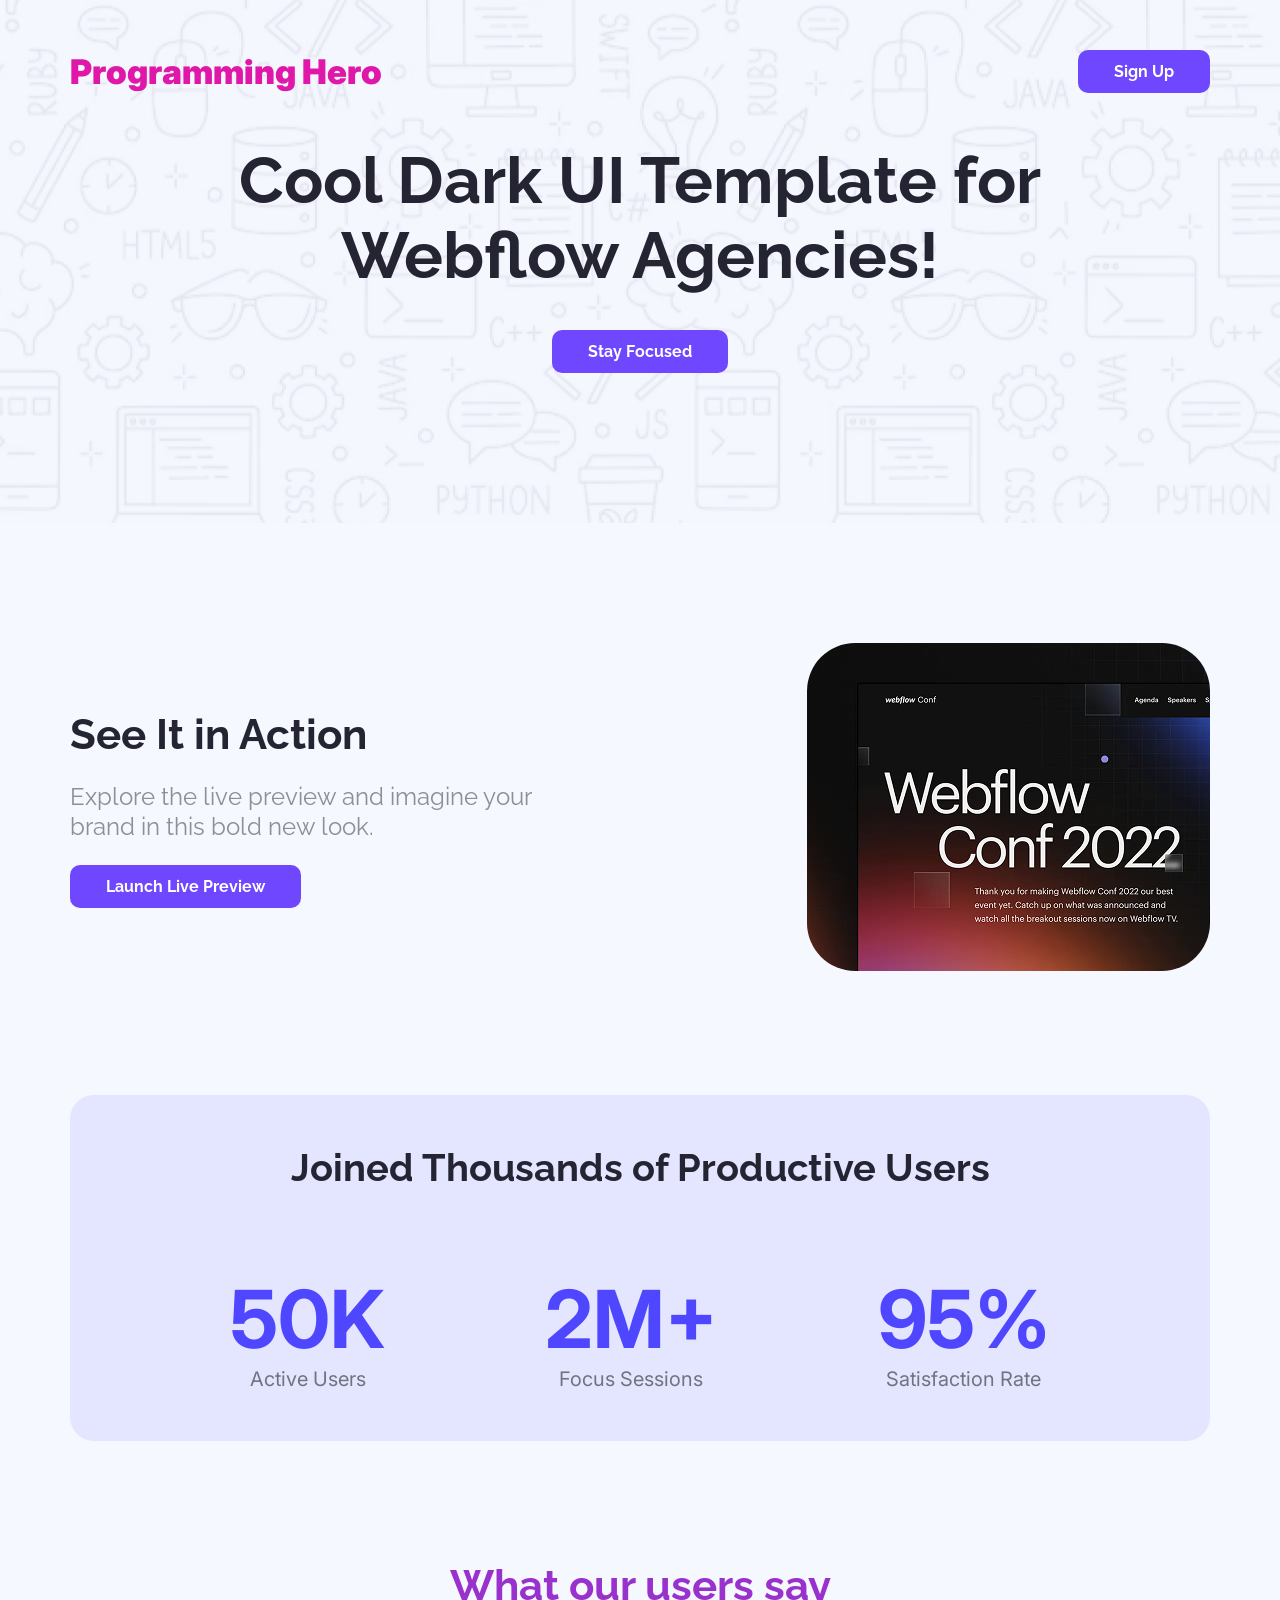
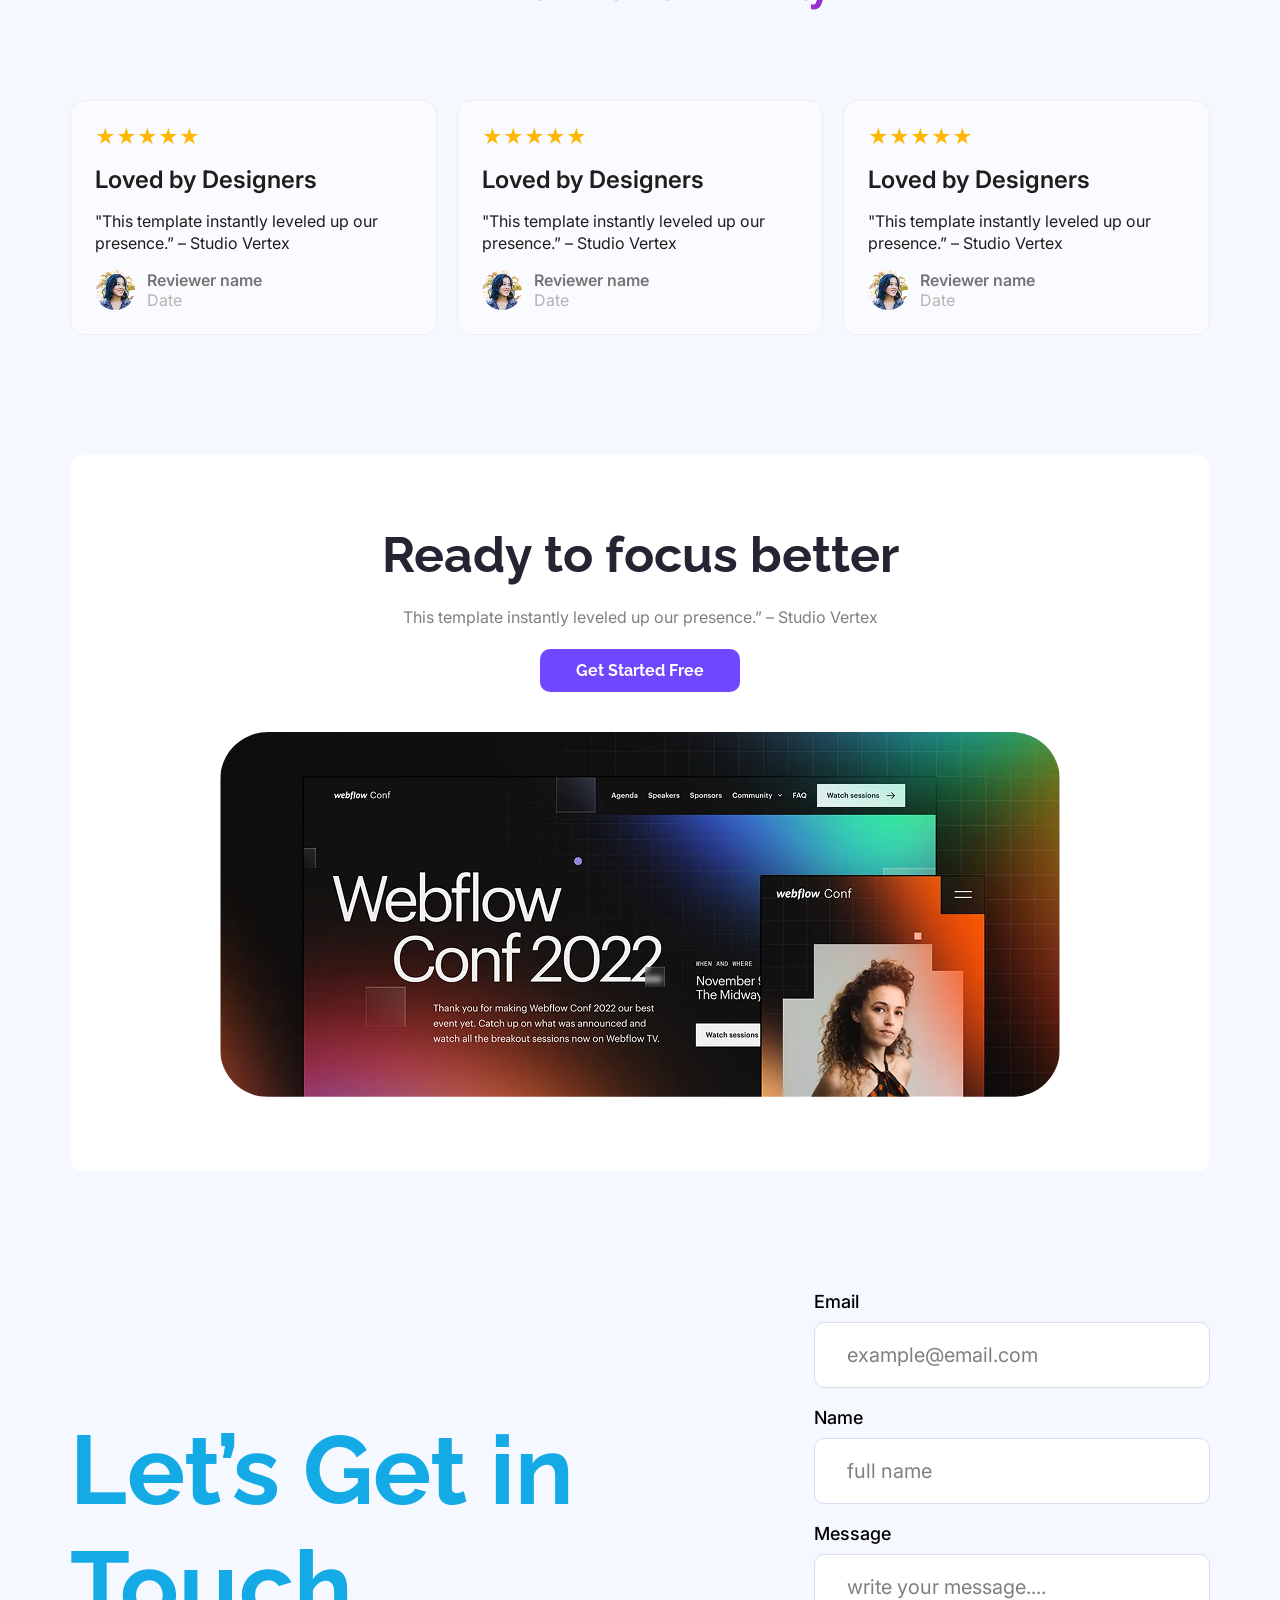
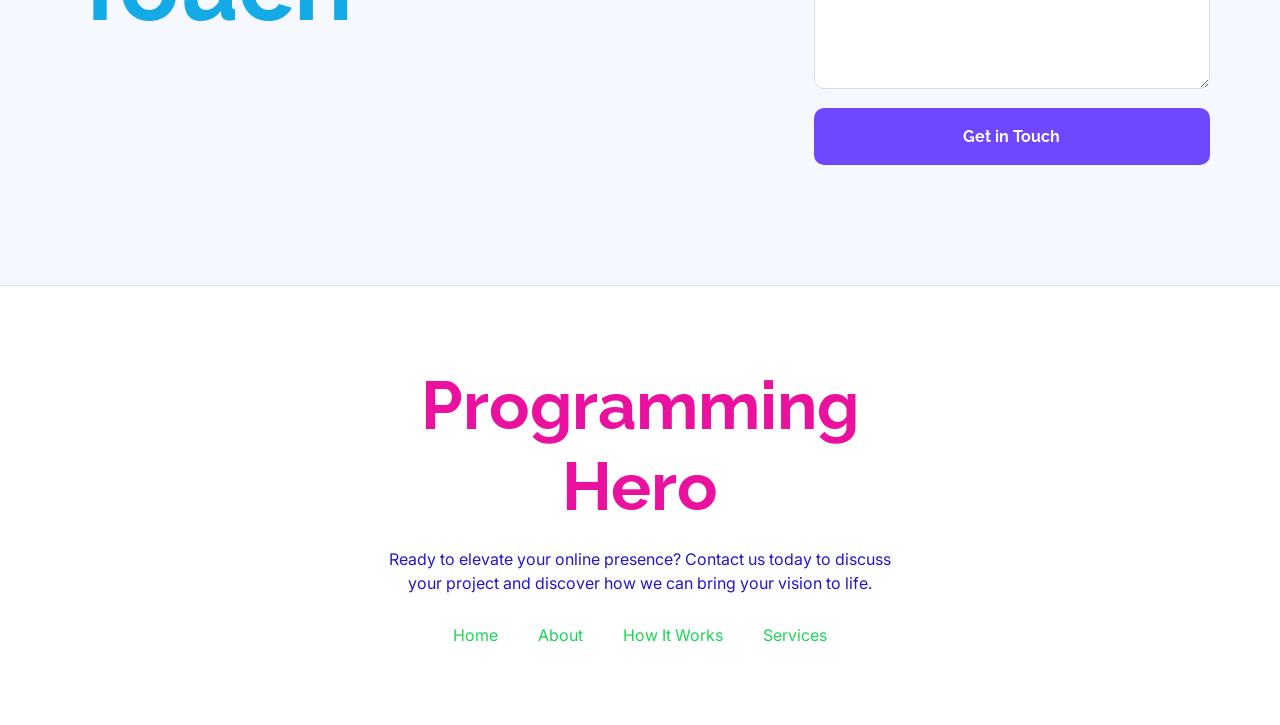
<file: index.html>
<!DOCTYPE html>
<html lang="en">
<head>
    <meta charset="UTF-8">
    <meta name="viewport" content="width=device-width, initial-scale=1.0">
    <title>Webflow Agency Template</title>
    <link rel="stylesheet" href="style.css">
    <link rel="preconnect" href="https://fonts.googleapis.com">
    <link rel="preconnect" href="https://fonts.gstatic.com" crossorigin>
    <link href="https://fonts.googleapis.com/css2?family=Inter:wght@400;500;600;700;900&family=Raleway:wght@400;500;700&display=swap" rel="stylesheet">
</head>
<body>

    <div class="page-wrapper">

        <!-- Header and Hero Section -->
        <header class="hero-section">
            <nav class="navbar">
                <div class="logo">Programming Hero</div>
                <button class="btn btn-primary">Sign Up</button>
            </nav>
            <div class="hero-content">
                <h1>Cool Dark UI Template for Webflow Agencies!</h1>
                <button class="btn btn-primary">Stay Focused</button>
            </div>
        </header>

        <main>
            <!-- See It in Action Section -->
            <section class="action-section">
                <div class="action-content">
                    <h2>See It in Action</h2>
                    <p>Explore the live preview and imagine your brand in this bold new look.</p>
                    <button class="btn btn-primary">Launch Live Preview</button>
                </div>
                <div class="action-image">
                    <img src="images/wc-mini.png" alt="Webflow Conf 2022 Preview">
                </div>
            </section>

            <!-- Stats Section -->
            <section class="stats-section">
                <h3>Joined Thousands of Productive Users</h3>
                <div class="stats-grid">
                    <div class="stat-item">
                        <div class="stat-number">50K</div>
                        <div class="stat-label">Active Users</div>
                    </div>
                    <div class="stat-item">
                        <div class="stat-number">2M+</div>
                        <div class="stat-label">Focus Sessions</div>
                    </div>
                    <div class="stat-item">
                        <div class="stat-number">95%</div>
                        <div class="stat-label">Satisfaction Rate</div>
                    </div>
                </div>
            </section>
<!-- Testimonials Section -->
            <section class="testimonials-section">
                <h4>What our users say</h4>
                <div class="testimonials-grid">
                    <div class="review-card">
                        <div class="rating">★★★★★</div>
                        <h5>Loved by Designers</h5>
                        <p>"This template instantly leveled up our presence.” – Studio Vertex</p>
                        <div class="reviewer">
                            <img src="images/avatar.png" alt="Reviewer">
                            <div class="reviewer-info">
                                <span class="reviewer-name">Reviewer name</span>
                                <span class="review-date">Date</span>
                            </div>
                        </div>
                    </div>
                    <div class="review-card">
                        <div class="rating">★★★★★</div>
                        <h5>Loved by Designers</h5>
                        <p>"This template instantly leveled up our presence.” – Studio Vertex</p>
                        <div class="reviewer">
                            <img src="images/avatar.png" alt="Reviewer">
                            <div class="reviewer-info">
                                <span class="reviewer-name">Reviewer name</span>
                                <span class="review-date">Date</span>
                            </div>
                        </div>
                    </div>
                    <div class="review-card">
                        <div class="rating">★★★★★</div>
                        <h5>Loved by Designers</h5>
                        <p>"This template instantly leveled up our presence.” – Studio Vertex</p>
                        <div class="reviewer">
                            <img src="images/avatar.png" alt="Reviewer">
                            <div class="reviewer-info">
                                <span class="reviewer-name">Reviewer name</span>
                                <span class="review-date">Date</span>
                            </div>
                        </div>
                    </div>
                </div>
            </section>

            <!-- Focus Section -->
            <section class="focus-section">
                <h6>Ready to focus better</h6>
                <p>This template instantly leveled up our presence.” – Studio Vertex</p>
                <button class="btn btn-primary">Get Started Free</button>
                <div class="focus-image">
                    <img src="images/wc-big.png" alt="Webflow Conf 2022 Large Preview">
                </div>
            </section>

            <!-- Contact Section -->
            <section class="contact-section">
                <div class="contact-heading">
                    <h2>Let’s Get in Touch</h2>
                </div>
                <form class="contact-form">
                    <div class="form-group">
                        <label for="email">Email</label>
                        <input type="email" id="email" placeholder="example@email.com">
                    </div>
                    <div class="form-group">
                        <label for="name">Name</label>
                        <input type="text" id="name" placeholder="full name">
                    </div>
                    <div class="form-group">
                        <label for="message">Message</label>
                        <textarea id="message" placeholder="write your message...."></textarea>
                    </div>
                    <button type="submit" class="btn btn-primary btn-full">Get in Touch</button>
                </form>
            </section>
        </main>

<!-- Footer Section -->
        <footer class="footer-section">
            <div class="footer-content">
                <div class="footer-logo"><h6>Programming Hero</h6></div>
                <p>Ready to elevate your online presence? Contact us today to discuss your project and discover how we can bring your vision to life.</p>
                <nav class="footer-nav">
                    <a href="#">Home</a>
                    <a href="#">About</a>
                    <a href="#">How It Works</a>
                    <a href="#">Services</a>
                </nav>
            </div>
        </footer>

    </div>

</body>
</html>
</file>
<file: style.css>
/* Basic Reset & Global Styles */
* {
    margin: 0;
    padding: 0;
    box-sizing: border-box;
}

body {
    font-family: 'Inter', sans-serif;
    background-color: #F5F8FF;
    color: #252432;
}

.page-wrapper {
    width: 100%;
    max-width: 1440px;
    margin: 0 auto;
    overflow-x: hidden;
}

h1, h2, h3, h4, h5, h6 {
    font-family: 'Raleway', sans-serif;
    font-weight: 700;
}

p {
    color: rgba(37, 36, 50, 0.5);
    line-height: 1.5;
}

section {
    padding: 80px 0;
    display: flex;
    flex-direction: column;
    align-items: center;
    gap: 40px;
}

.btn {
    font-family: 'Raleway', sans-serif;
    font-weight: 700;
    font-size: 16px;
    color: #FFFFFF;
    background-color: #6f47ff;
    border: none;
    border-radius: 10px;
    padding: 12px 36px;
    cursor: pointer;
    text-align: center;
    transition: all 0.3s ease;
}

.btn:hover {
    background-color: #645EFF; /* A slightly lighter shade of the original blue */
    transform: translateY(-3px); /* Lifts the button up by 3 pixels */
    box-shadow: 0 4px 8px rgba(0, 0, 0, 0.15); /* Adds a subtle shadow for depth */
}

/* Header & Hero Section */
.hero-section {
    background-image: url('images/Hero-bg.png'); /* Replace with your hero background image */
    background-size: auto;
    background-repeat: repeat;
    background-position: center;
    background-color: rgba(78, 71, 255, 0.01);
    display: flex;
    flex-direction: column;
    align-items: center;
    padding-bottom: 150px;
}

.navbar {
    width: 1140px;
    display: flex;
    justify-content: space-between;
    align-items: center;
    padding: 50px 0;
}

.logo {
    font-family: 'Inter', sans-serif;
    font-weight: 900;
    font-size: 34px;
    color: #df18aa;
}

.hero-content {
    display: flex;
    flex-direction: column;
    align-items: center;
    gap: 37px;
    text-align: center;
}

.hero-content h1 {
    font-size: 65px;
    line-height: 1.15;
    max-width: 905px;
}

/* Action Section */
.action-section {
    flex-direction: row;
    justify-content: space-between;
    align-items: center;
    width: 1140px;
    margin: 0 auto;
    padding: 120px 0;
}

.action-content {
    display: flex;
    flex-direction: column;
    align-items: flex-start;
    gap: 23px;
    max-width: 517px;
}

.action-content h2 {
    font-size: 42px;
}

.action-content p {
    font-family: 'Raleway', sans-serif;
    font-size: 24px;
    line-height: 1.25;
}

.action-image img {
    width: 403px;
    height: 328px;
    border-radius: 48px;
    object-fit: cover;
}

/* Stats Section */
.stats-section {
    background: rgba(78, 71, 255, 0.1);
    border-radius: 24px;
    width: 1140px;
    margin: 0 auto;
    padding: 50px 80px;
    text-align: center;
}

.stats-section h3 {
    font-size: 38px;
    margin-bottom: 40px;
}

.stats-grid {
    display: flex;
    justify-content: space-around;
    align-items: center;
    width: 100%;
}

.stat-item {
    display: flex;
    flex-direction: column;
    align-items: center;
}

.stat-number {
    font-family: 'Inter', sans-serif;
    font-weight: 700;
    font-size: 80px;
    color: #4E47FF;
}

.stat-label {
    font-size: 20px;
    color: rgba(0, 0, 0, 0.5);
}

/* Testimonials Section */
.testimonials-section {
    width: 1140px;
    margin: 0 auto;
    padding: 120px 0;
    color: #14aae5;
}

.testimonials-section h4 {
    font-size: 42px;
    text-align: center;
    margin-bottom: 50px;
    color: darkorchid;
}

.testimonials-grid {
    display: flex;
    gap: 20px;
    width: 100%;
}

.review-card {
    background: rgba(255, 255, 255, 0.5);
    border: 1px solid #F2EDED;
    border-radius: 14px;
    padding: 24px;
    display: flex;
    flex-direction: column;
    gap: 16px;
    flex: 1;
}

.review-card .rating {
    color: #FFB805;
    font-size: 20px;
}

.review-card h5 {
    font-family: 'Inter', sans-serif;
    font-weight: 600;
    font-size: 24px;
    color: #1E1E1E;
}

.review-card p {
    font-size: 16px;
    line-height: 1.4;
    color: #1E1E1E;
    flex-grow: 1;
}

.reviewer {
    display: flex;
    align-items: center;
    gap: 12px;
}

.reviewer img {
    width: 40px;
    height: 40px;
    border-radius: 50%;
    object-fit: cover;
}

.reviewer-info {
    display: flex;
    flex-direction: column;
}

.reviewer-name {
    font-weight: 600;
    font-size: 16px;
    color: #757575;
}

.review-date {
    font-size: 16px;
    color: #B3B3B3;
}

/* Focus Section */
.focus-section {
    background-color: #FFFFFF;
    border-radius: 14px;
    width: 1140px;
    margin: 0 auto;
    padding: 70px;
    gap: 20px;
}

.focus-section h6 {
    font-size: 50px;
    line-height: 1.2;
}

.focus-section p {
    font-size: 16px;
    color: rgba(0, 0, 0, 0.5);
}

.focus-image img {
    width: 840px;
    border-radius: 48px;
    margin-top: 20px;
}

/* Contact Section */
.contact-section {
    flex-direction: row;
    width: 1140px;
    margin: 0 auto;
    justify-content: space-between;
    align-items: center;
    padding: 120px 0;
    gap: 100px;
}

.contact-heading h2 {
    font-size: 97px;
    line-height: 1.2;
    color: #14aae5;
}

.contact-form {
    display: flex;
    flex-direction: column;
    gap: 19px;
    width: 497px;
}

.form-group {
    display: flex;
    flex-direction: column;
    gap: 10px;
}

.form-group label {
    font-family: 'Inter', sans-serif;
    font-weight: 500;
    font-size: 18px;
    color: #000000;
}

.form-group input,
.form-group textarea {
    background: #FFFFFF;
    border: 1px solid #D6DDED;
    border-radius: 10px;
    padding: 20px 32px;
    font-family: 'Inter', sans-serif;
    font-size: 20px;
    color: rgba(0, 0, 0, 0.8);
}

.form-group input::placeholder,
.form-group textarea::placeholder {
    color: rgba(0, 0, 0, 0.5);
}

.form-group textarea {
    height: 135px;
    resize: vertical;
}

.btn-full {
    width: 100%;
    padding: 19px 0;
}

/* Footer Section */
.footer-section {
    background-color: #FFFFFF;
    border-top: 1px solid rgba(0, 0, 0, 0.1);
    padding: 80px 0;
}

.footer-content {
    display: flex;
    flex-direction: column;
    align-items: center;
    gap: 20px;
    text-align: center;
    max-width: 531px;
    margin: 0 auto;
}

.footer-logo {
    font-family: 'Inter', sans-serif;
    font-weight: 900;
    font-size: 100px;
    line-height: 1.2;
    color: #ea119e;
}

.footer-content p {
    font-size: 16px;
    line-height: 1.5;
    color: #2516c8;
}

.footer-nav {
    display: flex;
    gap: 40px;
    margin-top: 10px;
}

.footer-nav a {
    text-decoration: none;
    font-family: 'Inter', sans-serif;
    font-size: 16px;
    color: #1dd657;
}
</file>
